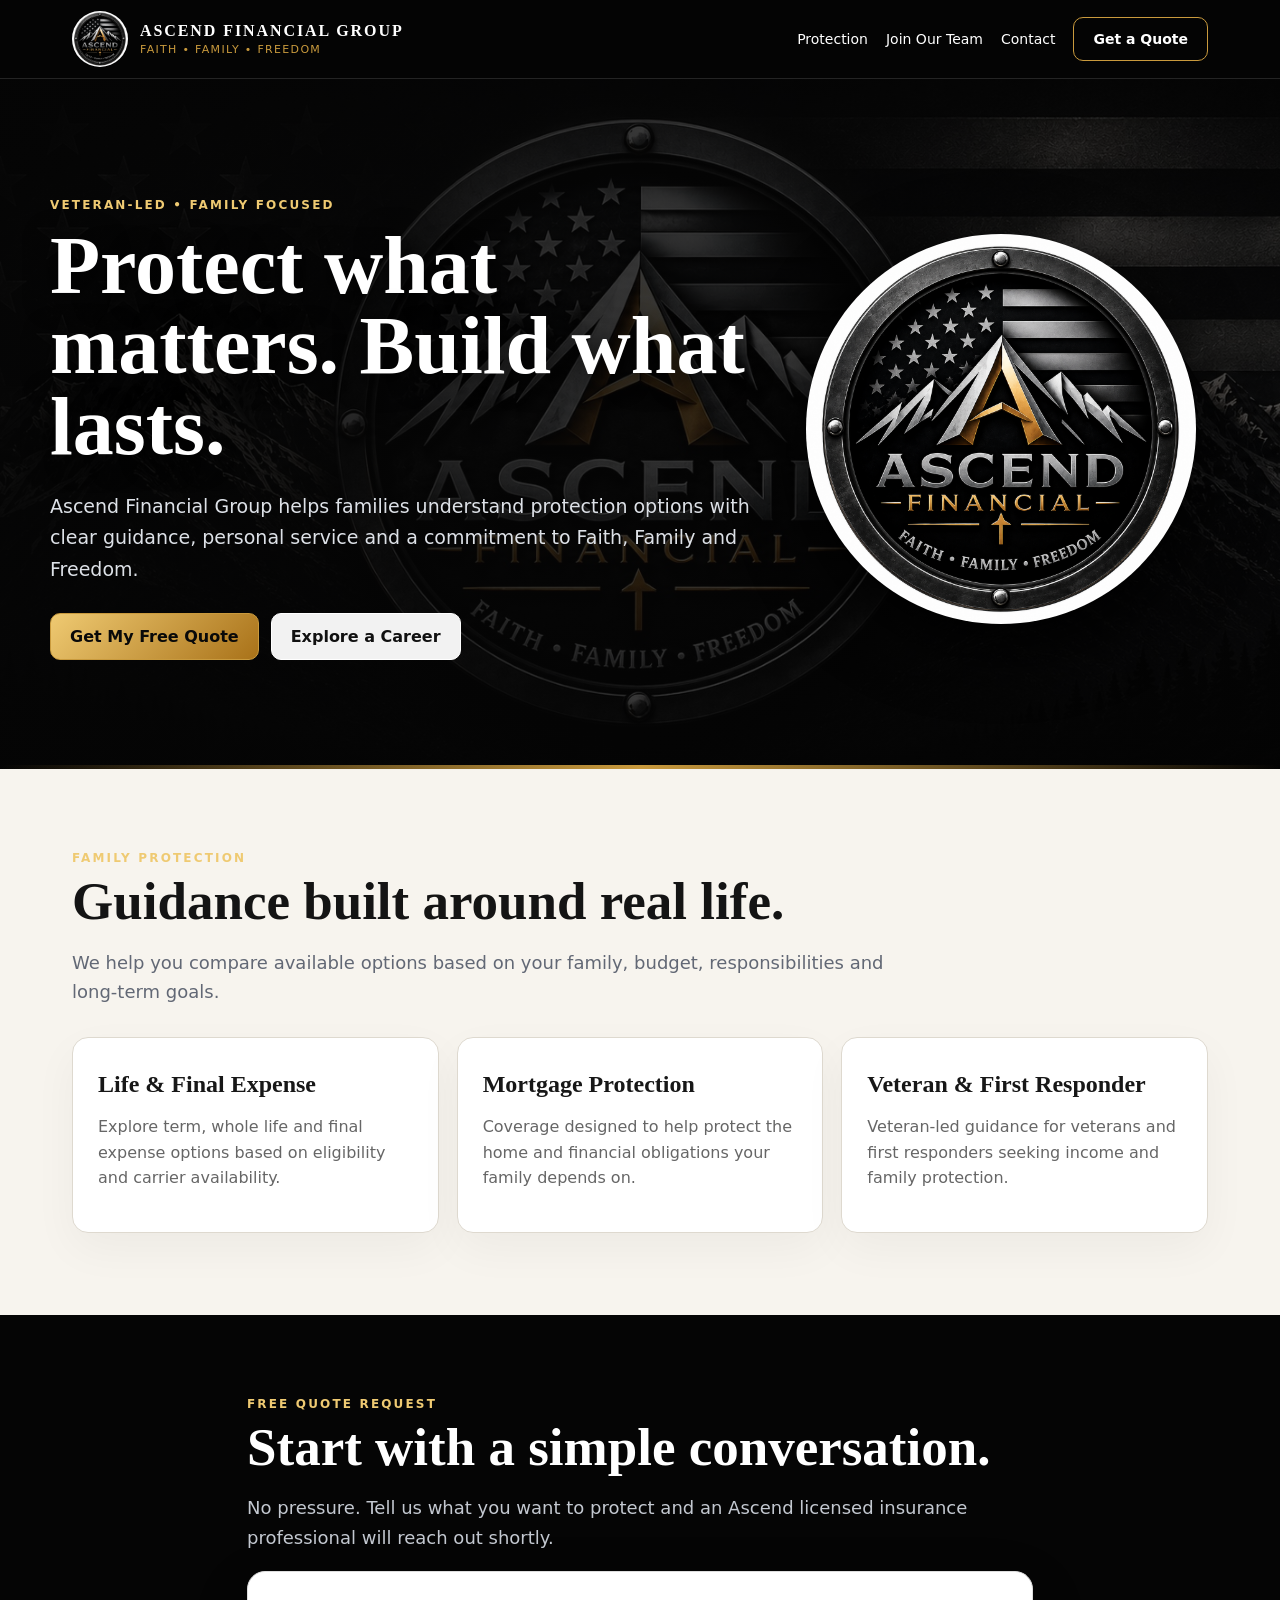
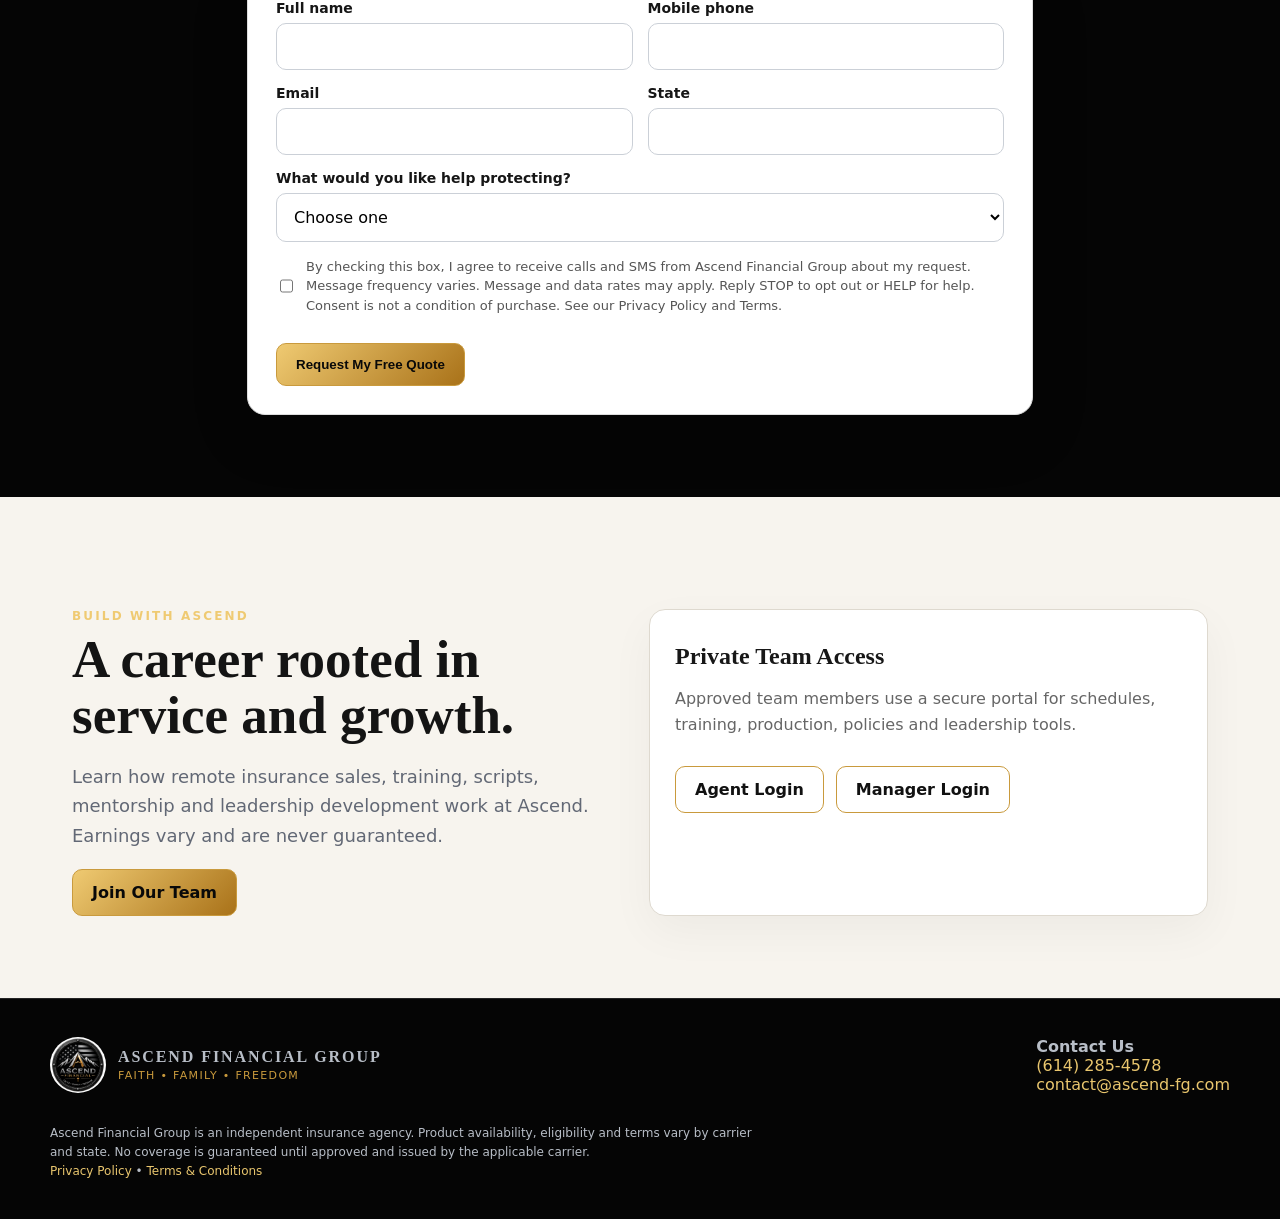
<file: index.html>
<!doctype html><html lang="en"><head><meta charset="utf-8"><meta name="viewport" content="width=device-width,initial-scale=1"><title>Ascend Financial Group | Protect What Matters</title><meta name="description" content="Ascend Financial Group helps families explore life insurance, mortgage protection, income protection and final expense coverage. Faith • Family • Freedom."><link rel="stylesheet" href="/assets/site.css"></head><body>
<nav class="nav"><div class="shell navin"><a class="identity" href="/"><img class="mark" src="/assets/ascend-logo.png" alt="Ascend Financial Group logo"><div><div class="brand">ASCEND FINANCIAL GROUP</div><div class="tag">FAITH • FAMILY • FREEDOM</div></div></a><div class="links"><a href="#protect">Protection</a><a href="/join/">Join Our Team</a><a href="#contact">Contact</a><a class="button" href="#quote">Get a Quote</a></div></div></nav>
<header class="hero"><div class="shell hero-grid"><div><div class="eyebrow">Veteran-led • Family focused</div><h1>Protect what matters. Build what lasts.</h1><p>Ascend Financial Group helps families understand protection options with clear guidance, personal service and a commitment to Faith, Family and Freedom.</p><div class="actions"><a class="button gold" href="#quote">Get My Free Quote</a><a class="button silver" href="/join/">Explore a Career</a></div></div><img class="seal" src="/assets/ascend-logo.png" alt="Ascend Financial Group mountain and American flag seal"></div></header>
<section class="section light" id="protect"><div class="shell"><div class="eyebrow">Family Protection</div><h2>Guidance built around real life.</h2><p class="lead">We help you compare available options based on your family, budget, responsibilities and long-term goals.</p><div class="grid3"><article class="card"><h3>Life & Final Expense</h3><p>Explore term, whole life and final expense options based on eligibility and carrier availability.</p></article><article class="card"><h3>Mortgage Protection</h3><p>Coverage designed to help protect the home and financial obligations your family depends on.</p></article><article class="card"><h3>Veteran & First Responder</h3><p>Veteran-led guidance for veterans and first responders seeking income and family protection.</p></article></div></div></section>
<section class="section" id="quote"><div class="shell formwrap"><div class="eyebrow">Free Quote Request</div><h2>Start with a simple conversation.</h2><p class="lead darklead">No pressure. Tell us what you want to protect and an Ascend licensed insurance professional will reach out shortly.</p><form class="form" data-ascend-form data-endpoint="/api/quote" data-success="Thank you. An Ascend licensed insurance professional will reach out shortly."><div data-notice class="notice"></div><div class="row"><div class="field"><label>Full name</label><input name="name" required autocomplete="name"></div><div class="field"><label>Mobile phone</label><input name="phone" required autocomplete="tel"></div></div><div class="row"><div class="field"><label>Email</label><input name="email" type="email" required autocomplete="email"></div><div class="field"><label>State</label><input name="state" required autocomplete="address-level1"></div></div><div class="field"><label>What would you like help protecting?</label><select name="interest" required><option value="">Choose one</option><option>Life insurance</option><option>Mortgage protection</option><option>Final expense</option><option>Income protection</option><option>Veteran-focused protection</option><option>Not sure yet</option></select></div><label class="check"><input name="consent" type="checkbox" required><span>By checking this box, I agree to receive calls and SMS from Ascend Financial Group about my request. Message frequency varies. Message and data rates may apply. Reply STOP to opt out or HELP for help. Consent is not a condition of purchase. See our <a href="/privacy/">Privacy Policy</a> and <a href="/terms/">Terms.</a></span></label><div class="actions"><button class="button gold" type="submit">Request My Free Quote</button></div></form></div></section>
<section class="section light"><div class="shell grid2"><div><div class="eyebrow">Build With Ascend</div><h2>A career rooted in service and growth.</h2><p class="lead">Learn how remote insurance sales, training, scripts, mentorship and leadership development work at Ascend. Earnings vary and are never guaranteed.</p><a class="button gold" href="/join/">Join Our Team</a></div><div class="card"><h3>Private Team Access</h3><p>Approved team members use a secure portal for schedules, training, production, policies and leadership tools.</p><div class="actions"><a class="button" style="color:#111" href="/agent/">Agent Login</a><a class="button" style="color:#111" href="/manager/">Manager Login</a></div></div></div></section>
<footer class="footer" id="contact"><div class="shell footerin"><div class="identity"><img class="mark" src="/assets/ascend-logo.png" alt=""><div><div class="brand">ASCEND FINANCIAL GROUP</div><div class="tag">FAITH • FAMILY • FREEDOM</div></div></div><div><strong>Contact Us</strong><br><a href="tel:+16142854578">(614) 285-4578</a><br><a href="mailto:contact@ascend-fg.com">contact@ascend-fg.com</a></div><div class="legal">Ascend Financial Group is an independent insurance agency. Product availability, eligibility and terms vary by carrier and state. No coverage is guaranteed until approved and issued by the applicable carrier.<br><a href="/privacy/">Privacy Policy</a> • <a href="/terms/">Terms & Conditions</a></div></div></footer><script src="/assets/forms.js"></script></body></html>
</file>
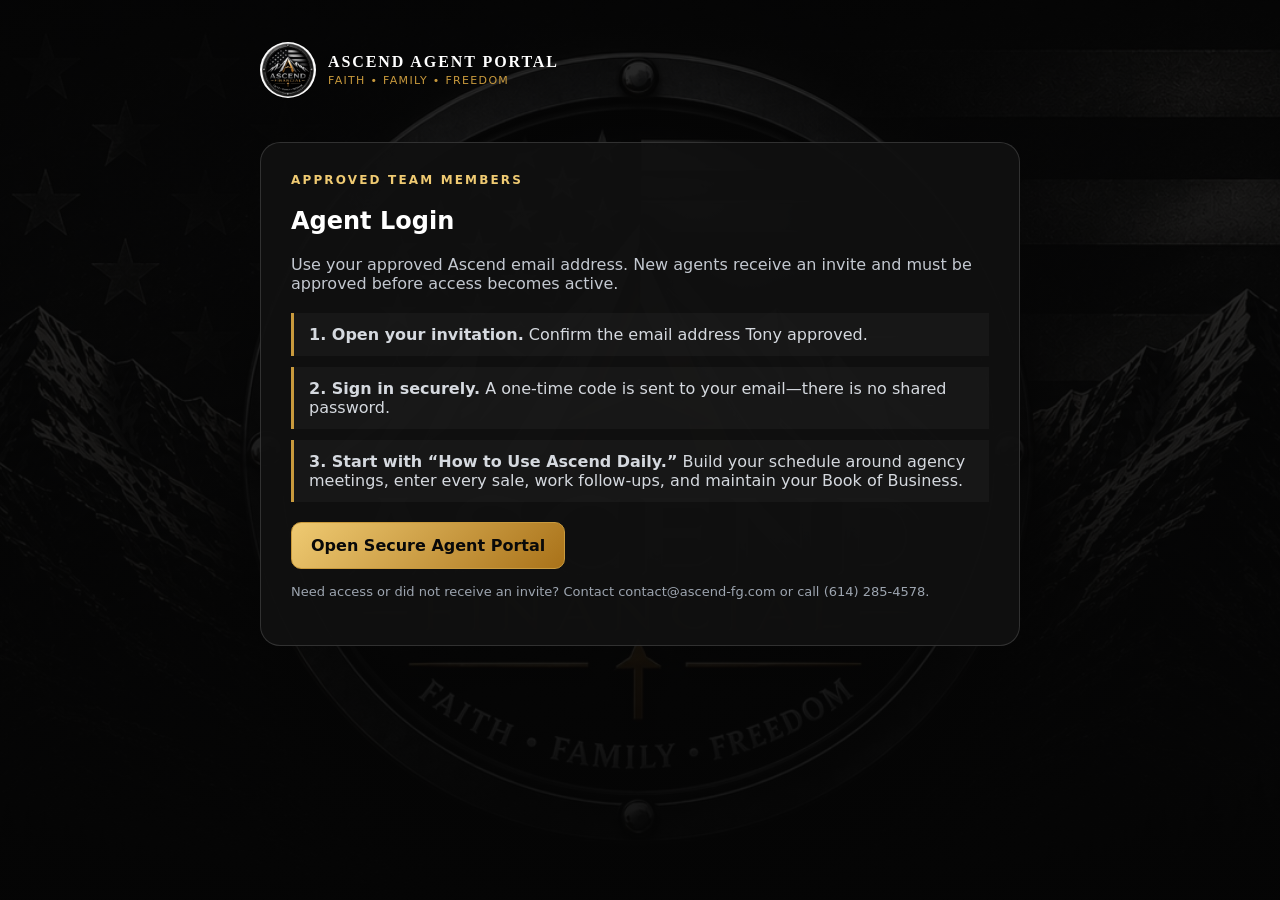
<file: agent/index.html>
<!doctype html><html lang="en"><head><meta charset="utf-8"><meta name="viewport" content="width=device-width,initial-scale=1"><title>Ascend Agent Portal</title><link rel="stylesheet" href="/assets/site.css"></head><body class="portal"><main class="portalbox"><a class="identity" href="/"><img class="mark" src="/assets/ascend-logo.png" alt="Ascend Financial Group logo"><div><div class="brand">ASCEND AGENT PORTAL</div><div class="tag">FAITH • FAMILY • FREEDOM</div></div></a><section class="portalcard"><div class="eyebrow">Approved Team Members</div><h1>Agent Login</h1><p class="darklead">Use your approved Ascend email address. New agents receive an invite and must be approved before access becomes active.</p><div class="steps"><div><strong>1. Open your invitation.</strong> Confirm the email address Tony approved.</div><div><strong>2. Sign in securely.</strong> A one-time code is sent to your email—there is no shared password.</div><div><strong>3. Start with “How to Use Ascend Daily.”</strong> Build your schedule around agency meetings, enter every sale, work follow-ups, and maintain your Book of Business.</div></div><a class="button gold" href="https://daily.ascend-fg.com">Open Secure Agent Portal</a><p class="small">Need access or did not receive an invite? Contact <a href="mailto:contact@ascend-fg.com">contact@ascend-fg.com</a> or call <a href="tel:+16142854578">(614) 285-4578</a>.</p></section></main></body></html>
</file>
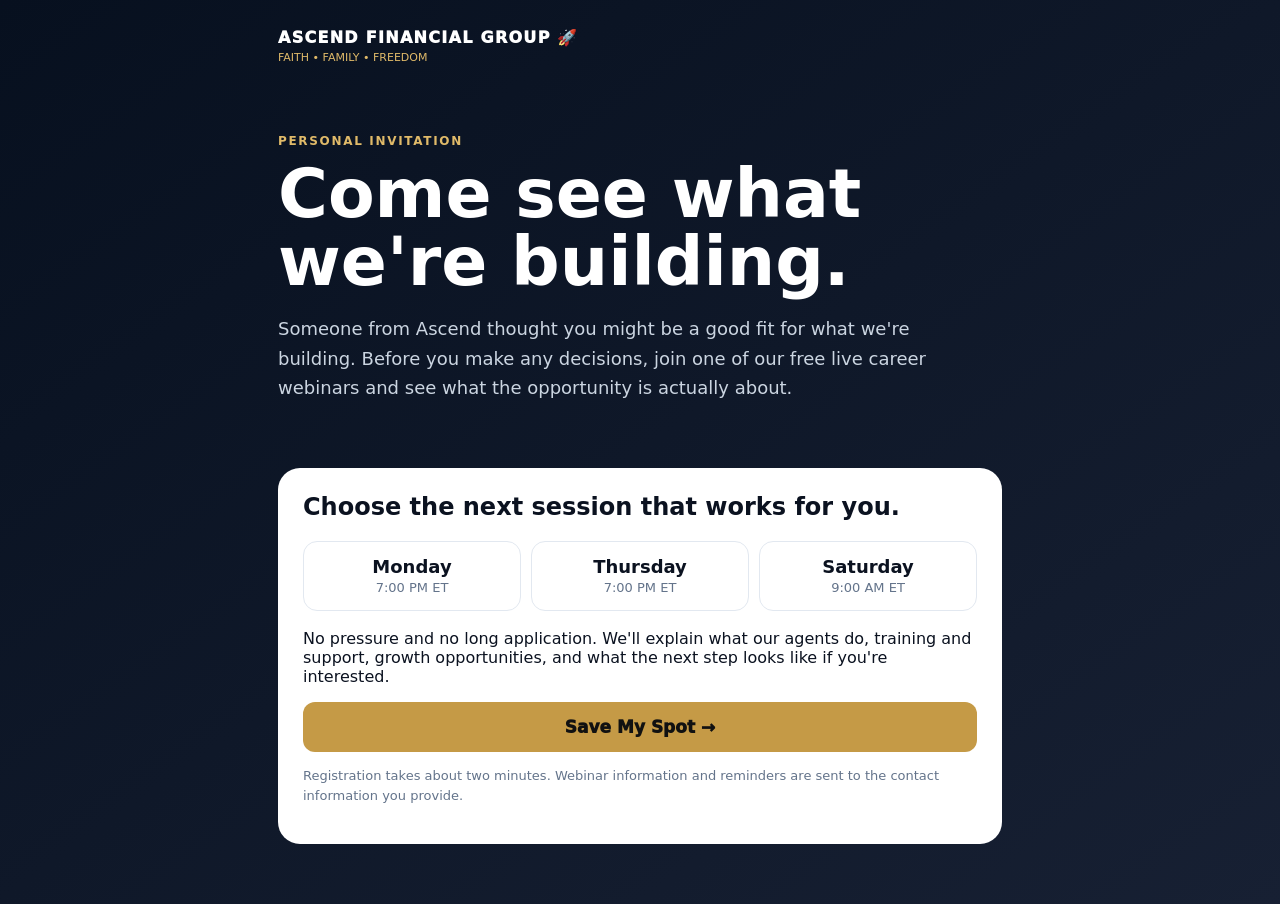
<file: invite/index.html>
<!doctype html><html lang="en"><head><meta charset="utf-8"><meta name="viewport" content="width=device-width,initial-scale=1"><meta name="description" content="You're invited to learn about career opportunities with Ascend Financial Group. Choose an upcoming free live career webinar and register in under two minutes."><title>You're Invited | Ascend Financial Group</title><style>:root{--ink:#0b1220;--gold:#c59a46;--muted:#64748b;--line:#e2e8f0}*{box-sizing:border-box}body{margin:0;font-family:Inter,system-ui,-apple-system,Segoe UI,sans-serif;background:linear-gradient(145deg,#07101f,#172033);min-height:100vh;color:#fff}.wrap{max-width:760px;margin:auto;padding:28px 18px 60px}.brand{font-weight:950;letter-spacing:.08em}.tag{font-size:11px;color:#e0ba69;margin-top:4px}.hero{padding:70px 0 25px}.kicker{color:#e0ba69;font-size:12px;font-weight:900;letter-spacing:.14em;text-transform:uppercase}.hero h1{font-size:clamp(42px,8vw,68px);line-height:1;margin:12px 0 18px}.hero p{font-size:18px;line-height:1.65;color:#cbd5e1;max-width:650px}.card{background:#fff;color:var(--ink);border-radius:22px;padding:25px;margin-top:22px}.card h2{margin-top:0}.times{display:grid;grid-template-columns:repeat(3,1fr);gap:10px;margin:18px 0}.time{border:1px solid var(--line);border-radius:14px;padding:14px;text-align:center}.time strong{display:block;font-size:18px}.time span{font-size:13px;color:var(--muted)}.btn{display:block;text-align:center;padding:15px 18px;border-radius:12px;background:var(--gold);color:#111;text-decoration:none;font-weight:950;font-size:17px}.small{color:var(--muted);font-size:13px;line-height:1.55;margin-top:14px}@media(max-width:650px){.times{grid-template-columns:1fr}.hero{padding-top:48px}}</style></head><body><main class="wrap"><div class="brand">ASCEND FINANCIAL GROUP 🚀</div><div class="tag">FAITH • FAMILY • FREEDOM</div><section class="hero"><div class="kicker">Personal Invitation</div><h1>Come see what we're building.</h1><p>Someone from Ascend thought you might be a good fit for what we're building. Before you make any decisions, join one of our free live career webinars and see what the opportunity is actually about.</p></section><section class="card"><h2>Choose the next session that works for you.</h2><div class="times"><div class="time"><strong>Monday</strong><span>7:00 PM ET</span></div><div class="time"><strong>Thursday</strong><span>7:00 PM ET</span></div><div class="time"><strong>Saturday</strong><span>9:00 AM ET</span></div></div><p>No pressure and no long application. We'll explain what our agents do, training and support, growth opportunities, and what the next step looks like if you're interested.</p><a class="btn" href="../join/?source=personal-invite">Save My Spot →</a><p class="small">Registration takes about two minutes. Webinar information and reminders are sent to the contact information you provide.</p></section></main></body></html>
</file>
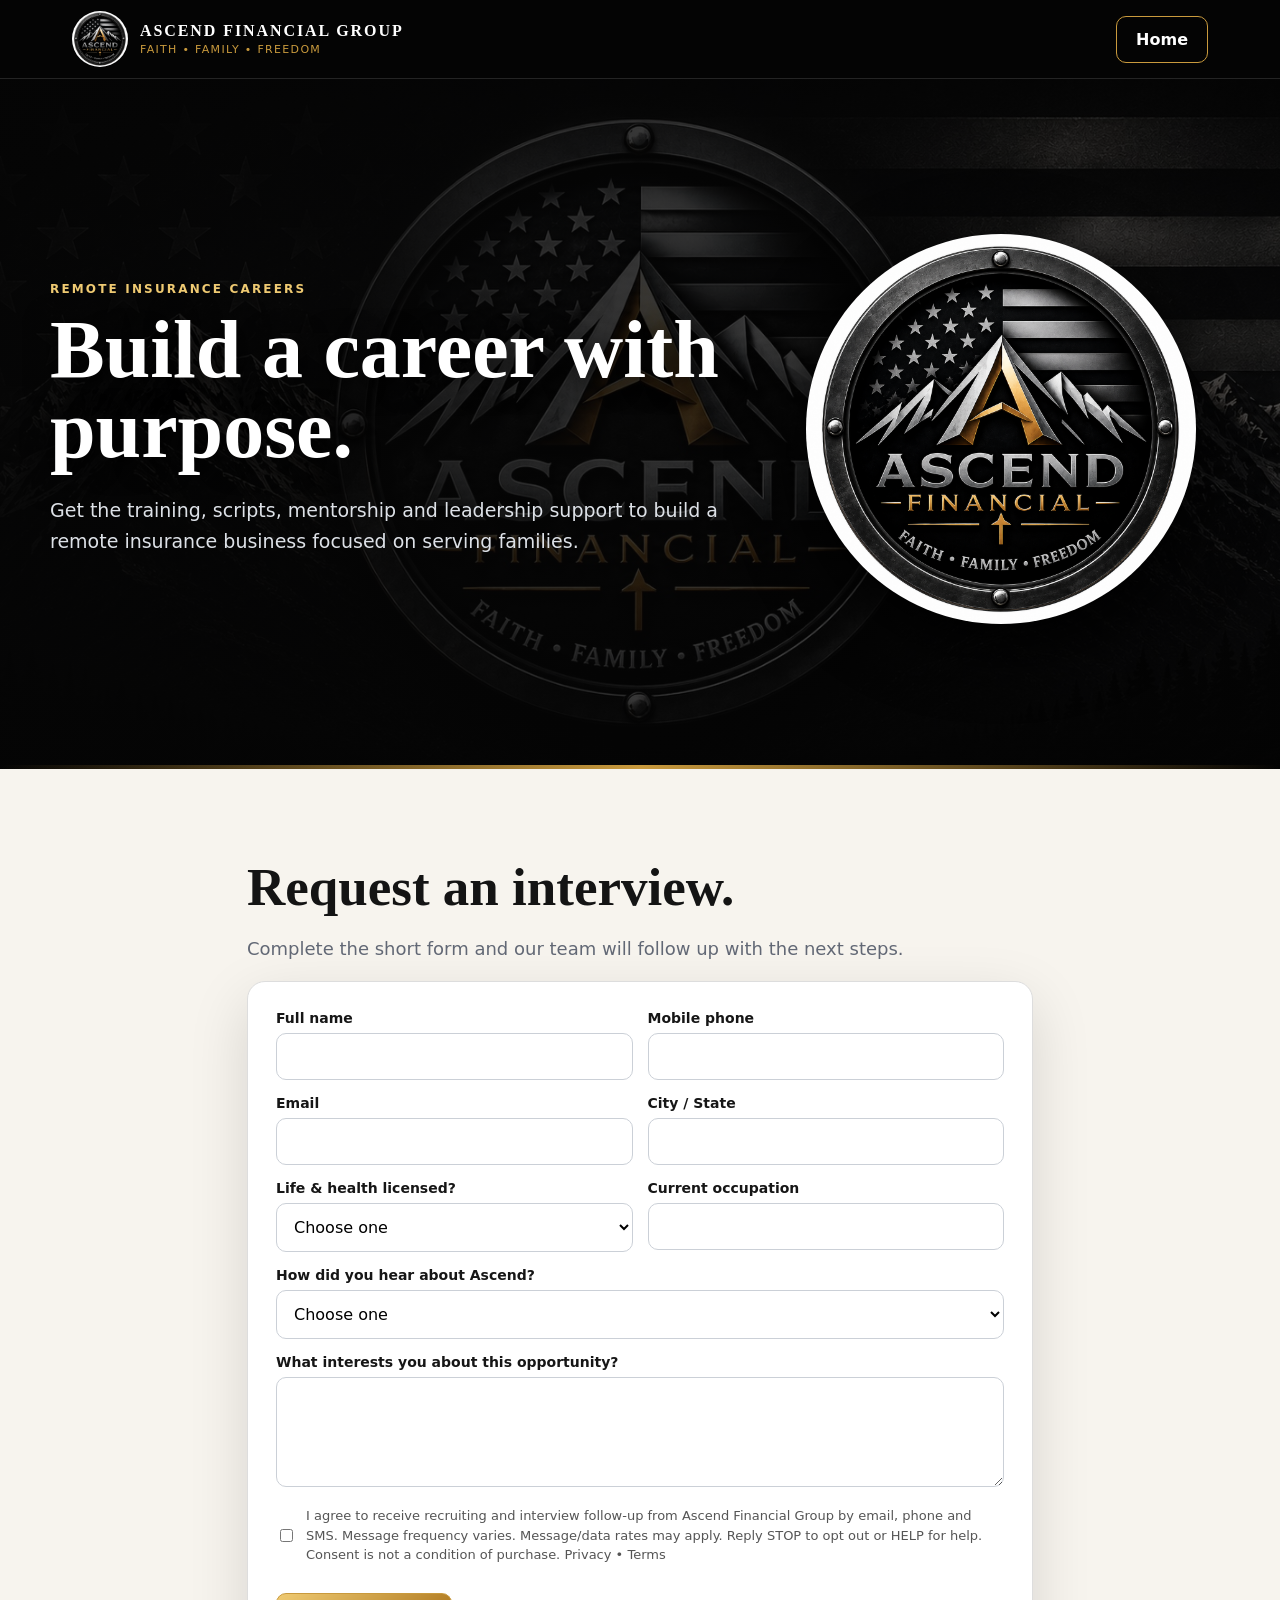
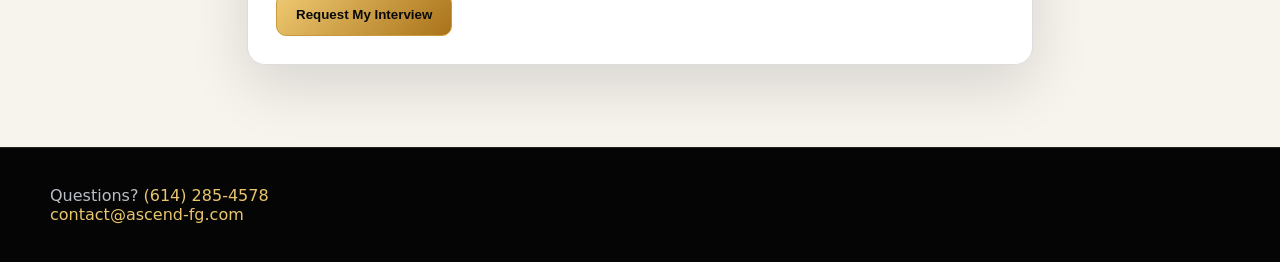
<file: join/index.html>
<!doctype html><html lang="en"><head><meta charset="utf-8"><meta name="viewport" content="width=device-width,initial-scale=1"><title>Join Ascend Financial Group</title><meta name="description" content="Request an interview and learn about remote insurance career opportunities with Ascend Financial Group."><link rel="stylesheet" href="/assets/site.css"></head><body><nav class="nav"><div class="shell navin"><a class="identity" href="/"><img class="mark" src="/assets/ascend-logo.png" alt="Ascend Financial Group logo"><div><div class="brand">ASCEND FINANCIAL GROUP</div><div class="tag">FAITH • FAMILY • FREEDOM</div></div></a><a class="button" href="/">Home</a></div></nav><header class="hero"><div class="shell hero-grid"><div><div class="eyebrow">Remote Insurance Careers</div><h1>Build a career with purpose.</h1><p>Get the training, scripts, mentorship and leadership support to build a remote insurance business focused on serving families.</p></div><img class="seal" src="/assets/ascend-logo.png" alt="Ascend Financial Group logo"></div></header><section class="section light"><div class="shell formwrap"><h2>Request an interview.</h2><p class="lead">Complete the short form and our team will follow up with the next steps.</p><form class="form" data-ascend-form data-endpoint="/api/register" data-success="Thank you. An Ascend team member will follow up with the next steps."><div data-notice class="notice"></div><div class="row"><div class="field"><label>Full name</label><input name="name" required></div><div class="field"><label>Mobile phone</label><input name="phone" required></div></div><div class="row"><div class="field"><label>Email</label><input name="email" type="email" required></div><div class="field"><label>City / State</label><input name="location" required></div></div><div class="row"><div class="field"><label>Life & health licensed?</label><select name="licensed" required><option value="">Choose one</option><option>Yes</option><option>No</option><option>Working on it</option></select></div><div class="field"><label>Current occupation</label><input name="career" required></div></div><div class="field"><label>How did you hear about Ascend?</label><select name="source" required><option value="">Choose one</option><option>Facebook</option><option>Instagram</option><option>LinkedIn</option><option>Current agent</option><option>Friend or family</option><option>Google / web</option><option>Veteran community</option><option>Other</option></select></div><div class="field"><label>What interests you about this opportunity?</label><textarea name="why" required></textarea></div><label class="check"><input name="consent" type="checkbox" required><span>I agree to receive recruiting and interview follow-up from Ascend Financial Group by email, phone and SMS. Message frequency varies. Message/data rates may apply. Reply STOP to opt out or HELP for help. Consent is not a condition of purchase. <a href="/privacy/">Privacy</a> • <a href="/terms/">Terms</a></span></label><div class="actions"><button class="button gold" type="submit">Request My Interview</button></div></form></div></section><footer class="footer"><div class="shell footerin"><div>Questions? <a href="tel:+16142854578">(614) 285-4578</a><br><a href="mailto:contact@ascend-fg.com">contact@ascend-fg.com</a></div></div></footer><script src="/assets/forms.js"></script><script>const source=new URLSearchParams(window.location.search).get("source");if(source==="linkedin"){document.querySelector('select[name="source"]').value="LinkedIn";}</script></body></html>
</file>
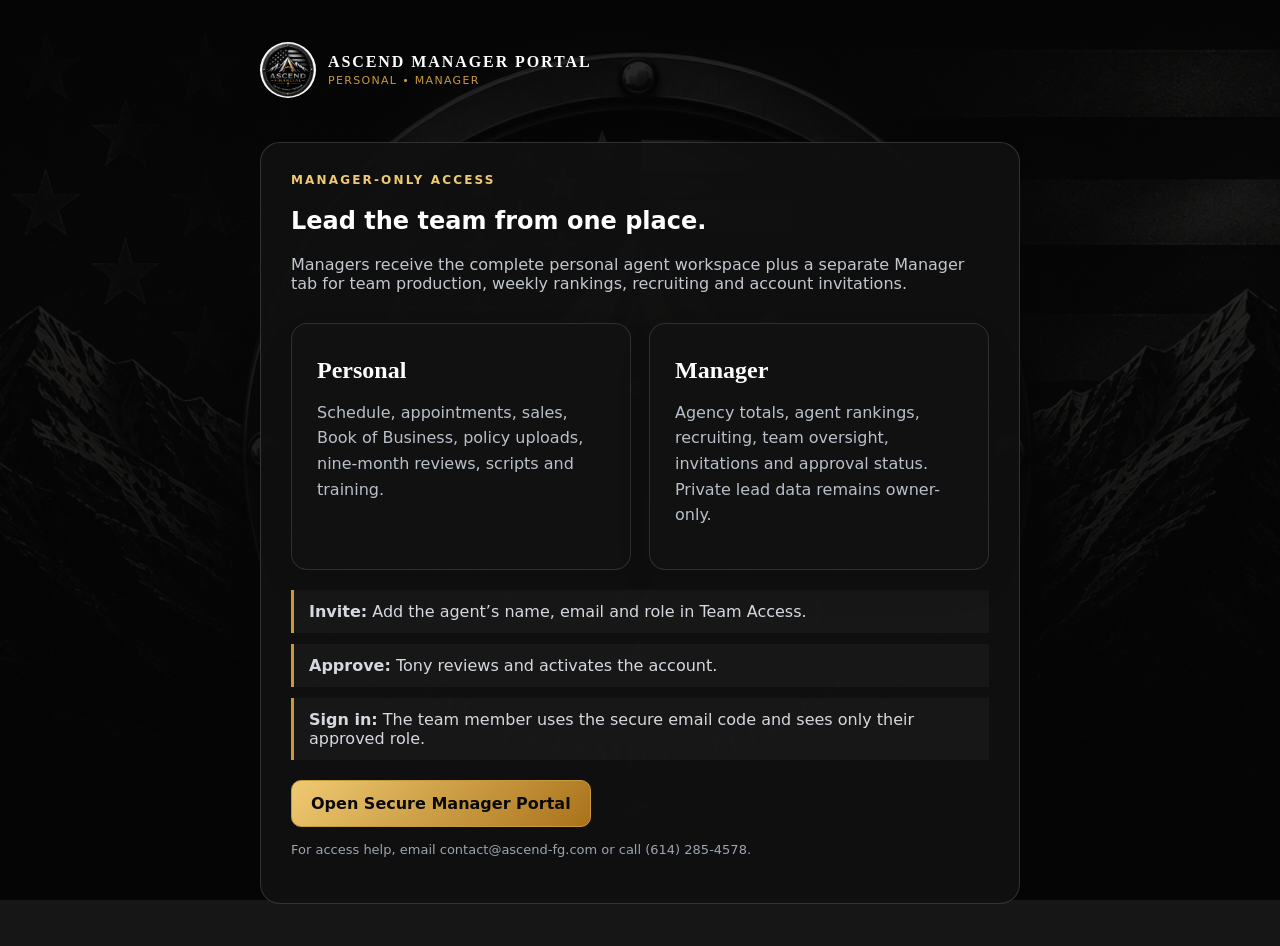
<file: manager/index.html>
<!doctype html><html lang="en"><head><meta charset="utf-8"><meta name="viewport" content="width=device-width,initial-scale=1"><title>Ascend Manager Portal</title><link rel="stylesheet" href="/assets/site.css"></head><body class="portal"><main class="portalbox"><a class="identity" href="/"><img class="mark" src="/assets/ascend-logo.png" alt="Ascend Financial Group logo"><div><div class="brand">ASCEND MANAGER PORTAL</div><div class="tag">PERSONAL • MANAGER</div></div></a><section class="portalcard"><div class="eyebrow">Manager-Only Access</div><h1>Lead the team from one place.</h1><p class="darklead">Managers receive the complete personal agent workspace plus a separate Manager tab for team production, weekly rankings, recruiting and account invitations.</p><div class="grid2"><div class="darkcard card"><h3>Personal</h3><p>Schedule, appointments, sales, Book of Business, policy uploads, nine-month reviews, scripts and training.</p></div><div class="darkcard card"><h3>Manager</h3><p>Agency totals, agent rankings, recruiting, team oversight, invitations and approval status. Private lead data remains owner-only.</p></div></div><div class="steps"><div><strong>Invite:</strong> Add the agent’s name, email and role in Team Access.</div><div><strong>Approve:</strong> Tony reviews and activates the account.</div><div><strong>Sign in:</strong> The team member uses the secure email code and sees only their approved role.</div></div><a class="button gold" href="https://daily.ascend-fg.com">Open Secure Manager Portal</a><p class="small">For access help, email <a href="mailto:contact@ascend-fg.com">contact@ascend-fg.com</a> or call <a href="tel:+16142854578">(614) 285-4578</a>.</p></section></main></body></html>
</file>
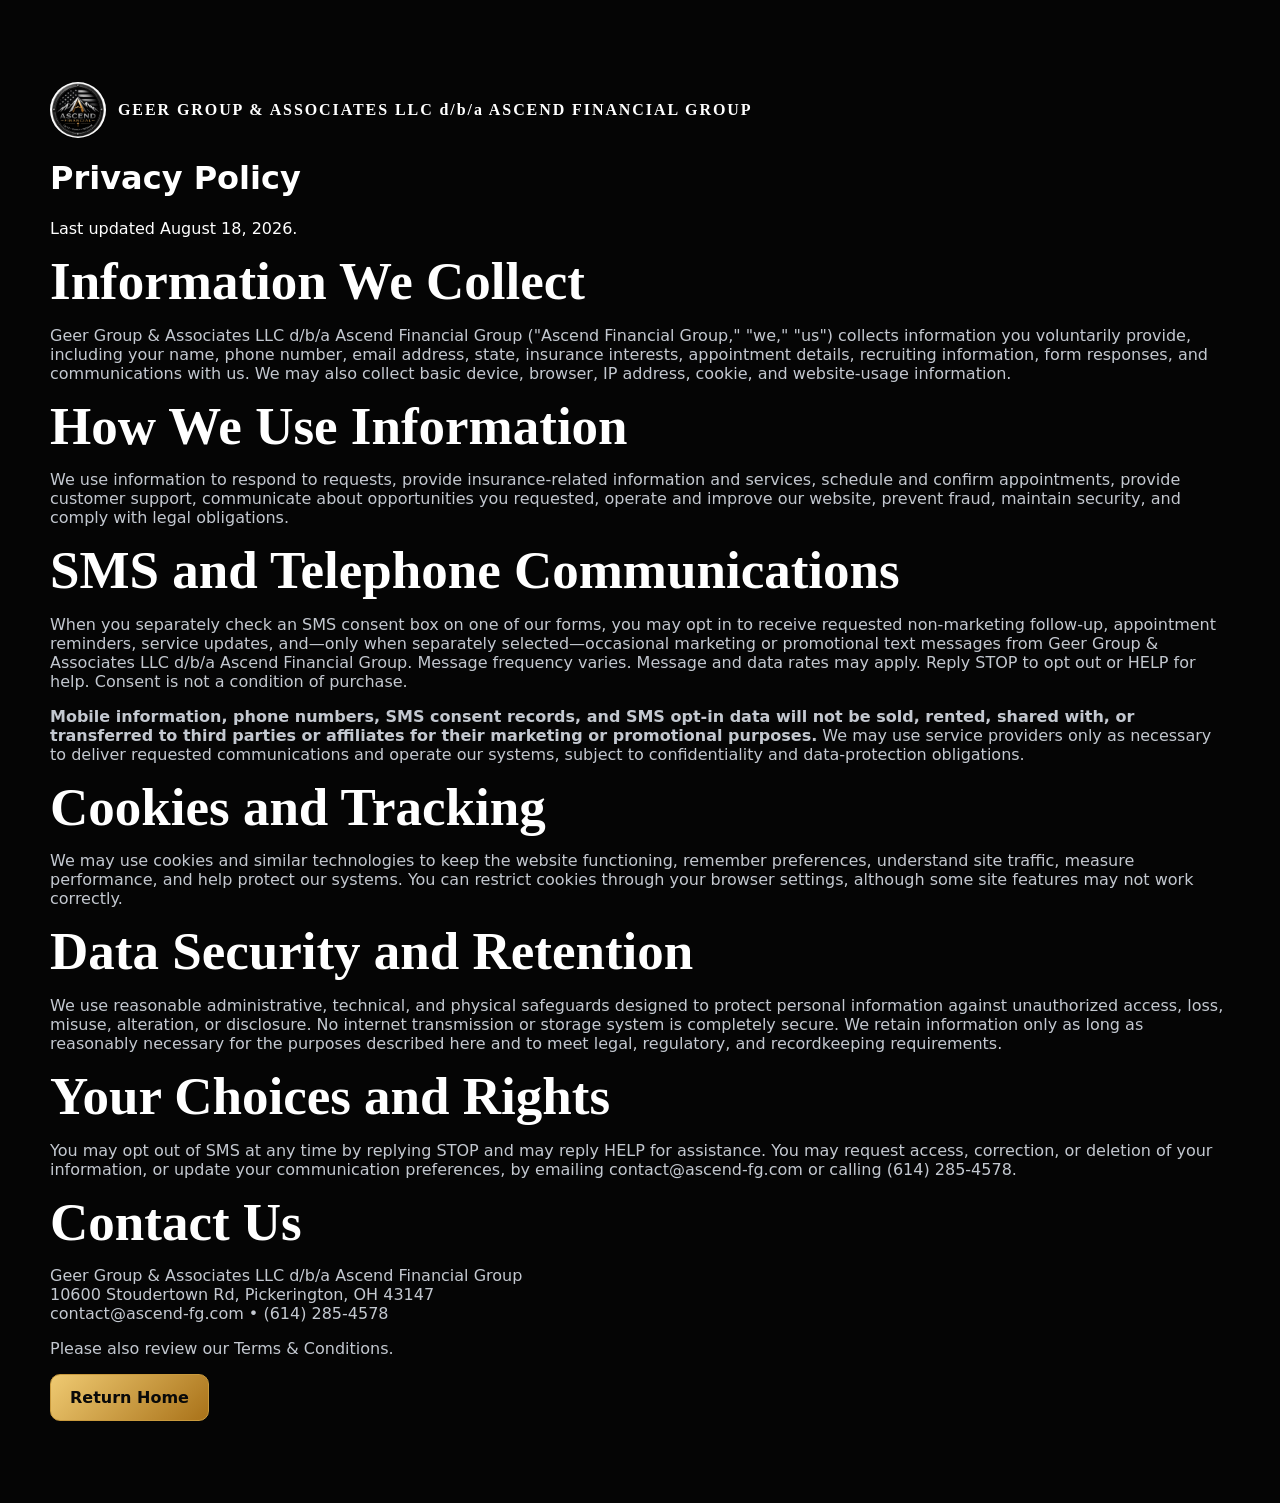
<file: privacy/index.html>
<!doctype html>
<html lang="en"><head><meta charset="utf-8"><meta name="viewport" content="width=device-width,initial-scale=1"><title>Privacy Policy | Ascend Financial Group</title><link rel="stylesheet" href="/assets/site.css"></head>
<body><main class="shell section"><a class="identity" href="/"><img class="mark" src="/assets/ascend-logo.png" alt="Ascend Financial Group logo"><div class="brand">GEER GROUP &amp; ASSOCIATES LLC d/b/a ASCEND FINANCIAL GROUP</div></a>
<h1>Privacy Policy</h1><p>Last updated August 18, 2026.</p>
<h2>Information We Collect</h2><p class="darklead">Geer Group &amp; Associates LLC d/b/a Ascend Financial Group ("Ascend Financial Group," "we," "us") collects information you voluntarily provide, including your name, phone number, email address, state, insurance interests, appointment details, recruiting information, form responses, and communications with us. We may also collect basic device, browser, IP address, cookie, and website-usage information.</p>
<h2>How We Use Information</h2><p class="darklead">We use information to respond to requests, provide insurance-related information and services, schedule and confirm appointments, provide customer support, communicate about opportunities you requested, operate and improve our website, prevent fraud, maintain security, and comply with legal obligations.</p>
<h2>SMS and Telephone Communications</h2><p class="darklead">When you separately check an SMS consent box on one of our forms, you may opt in to receive requested non-marketing follow-up, appointment reminders, service updates, and—only when separately selected—occasional marketing or promotional text messages from Geer Group &amp; Associates LLC d/b/a Ascend Financial Group. Message frequency varies. Message and data rates may apply. Reply STOP to opt out or HELP for help. Consent is not a condition of purchase.</p>
<p class="darklead"><strong>Mobile information, phone numbers, SMS consent records, and SMS opt-in data will not be sold, rented, shared with, or transferred to third parties or affiliates for their marketing or promotional purposes.</strong> We may use service providers only as necessary to deliver requested communications and operate our systems, subject to confidentiality and data-protection obligations.</p>
<h2>Cookies and Tracking</h2><p class="darklead">We may use cookies and similar technologies to keep the website functioning, remember preferences, understand site traffic, measure performance, and help protect our systems. You can restrict cookies through your browser settings, although some site features may not work correctly.</p>
<h2>Data Security and Retention</h2><p class="darklead">We use reasonable administrative, technical, and physical safeguards designed to protect personal information against unauthorized access, loss, misuse, alteration, or disclosure. No internet transmission or storage system is completely secure. We retain information only as long as reasonably necessary for the purposes described here and to meet legal, regulatory, and recordkeeping requirements.</p>
<h2>Your Choices and Rights</h2><p class="darklead">You may opt out of SMS at any time by replying STOP and may reply HELP for assistance. You may request access, correction, or deletion of your information, or update your communication preferences, by emailing <a href="mailto:contact@ascend-fg.com">contact@ascend-fg.com</a> or calling <a href="tel:+16142854578">(614) 285-4578</a>.</p>
<h2>Contact Us</h2><p class="darklead">Geer Group &amp; Associates LLC d/b/a Ascend Financial Group<br>10600 Stoudertown Rd, Pickerington, OH 43147<br><a href="mailto:contact@ascend-fg.com">contact@ascend-fg.com</a> • <a href="tel:+16142854578">(614) 285-4578</a></p>
<p class="darklead">Please also review our <a href="/terms/">Terms &amp; Conditions</a>.</p><a class="button gold" href="/">Return Home</a></main></body></html>
</file>
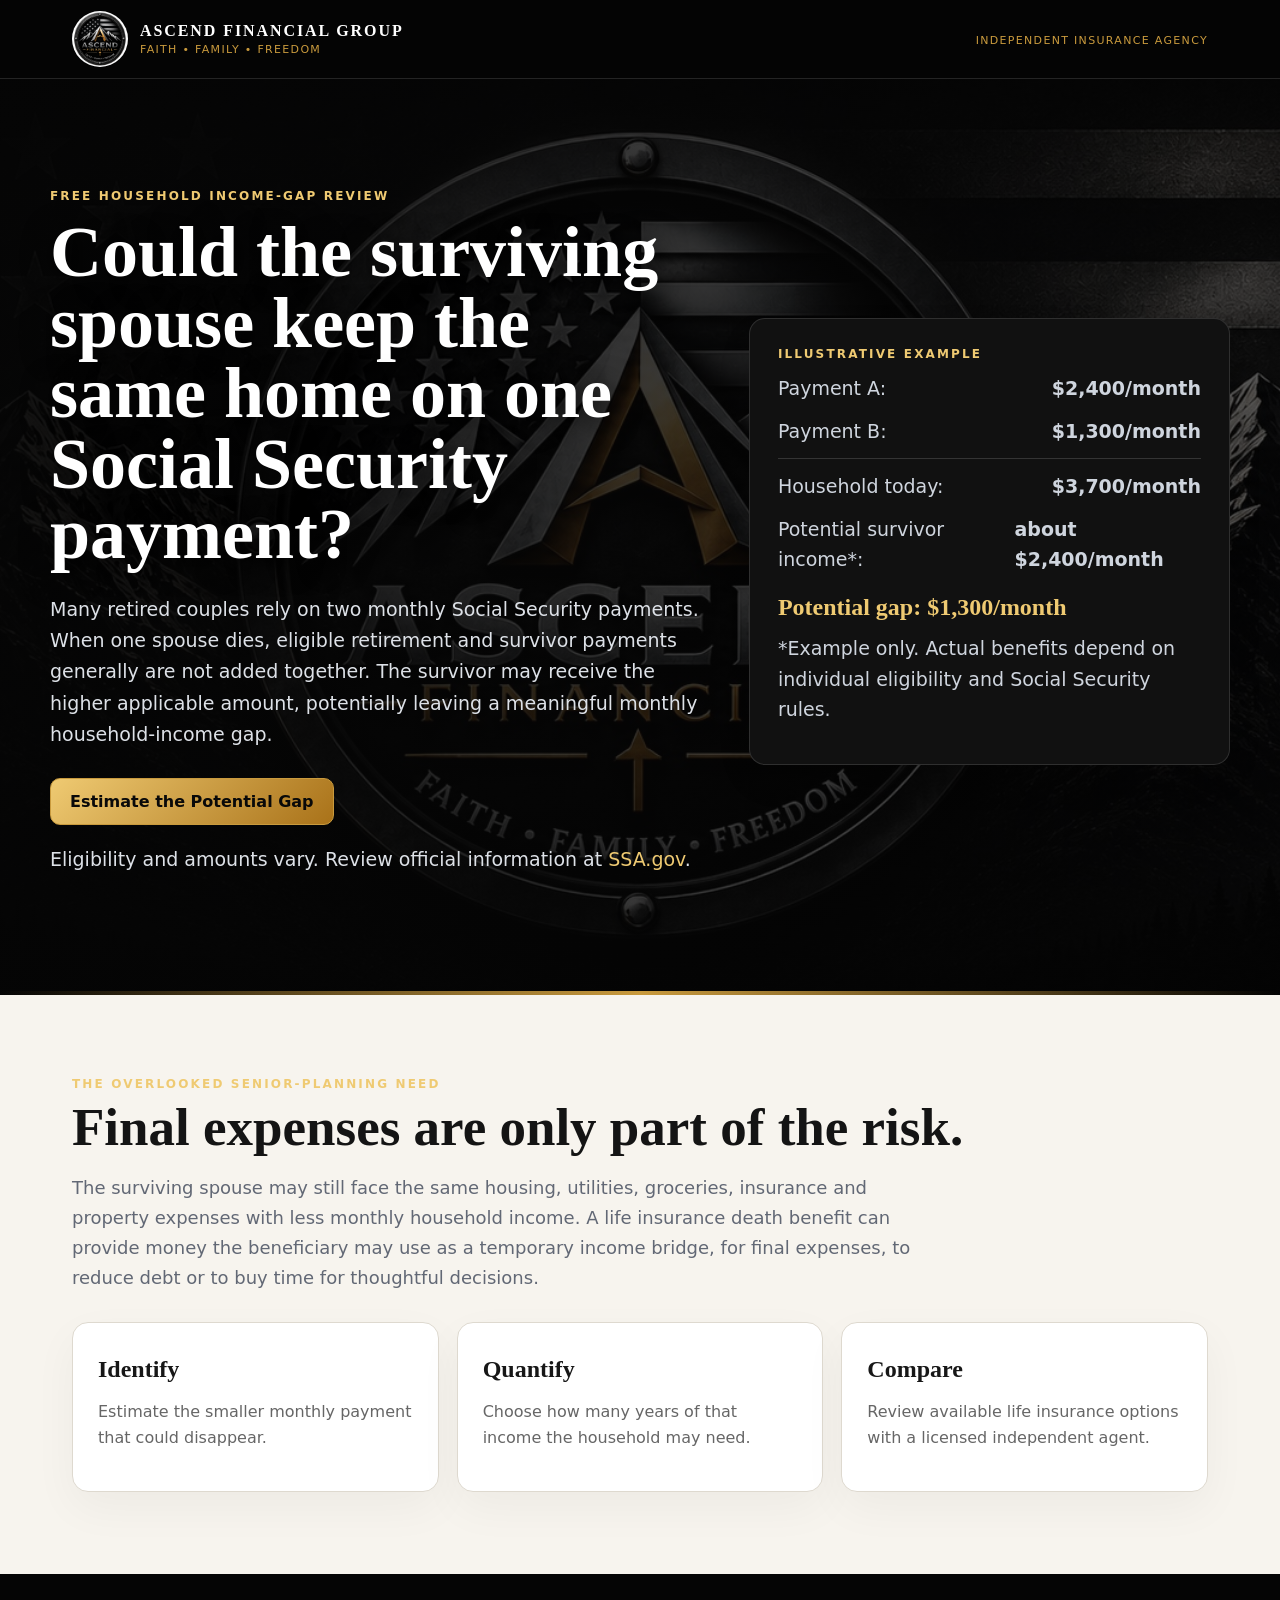
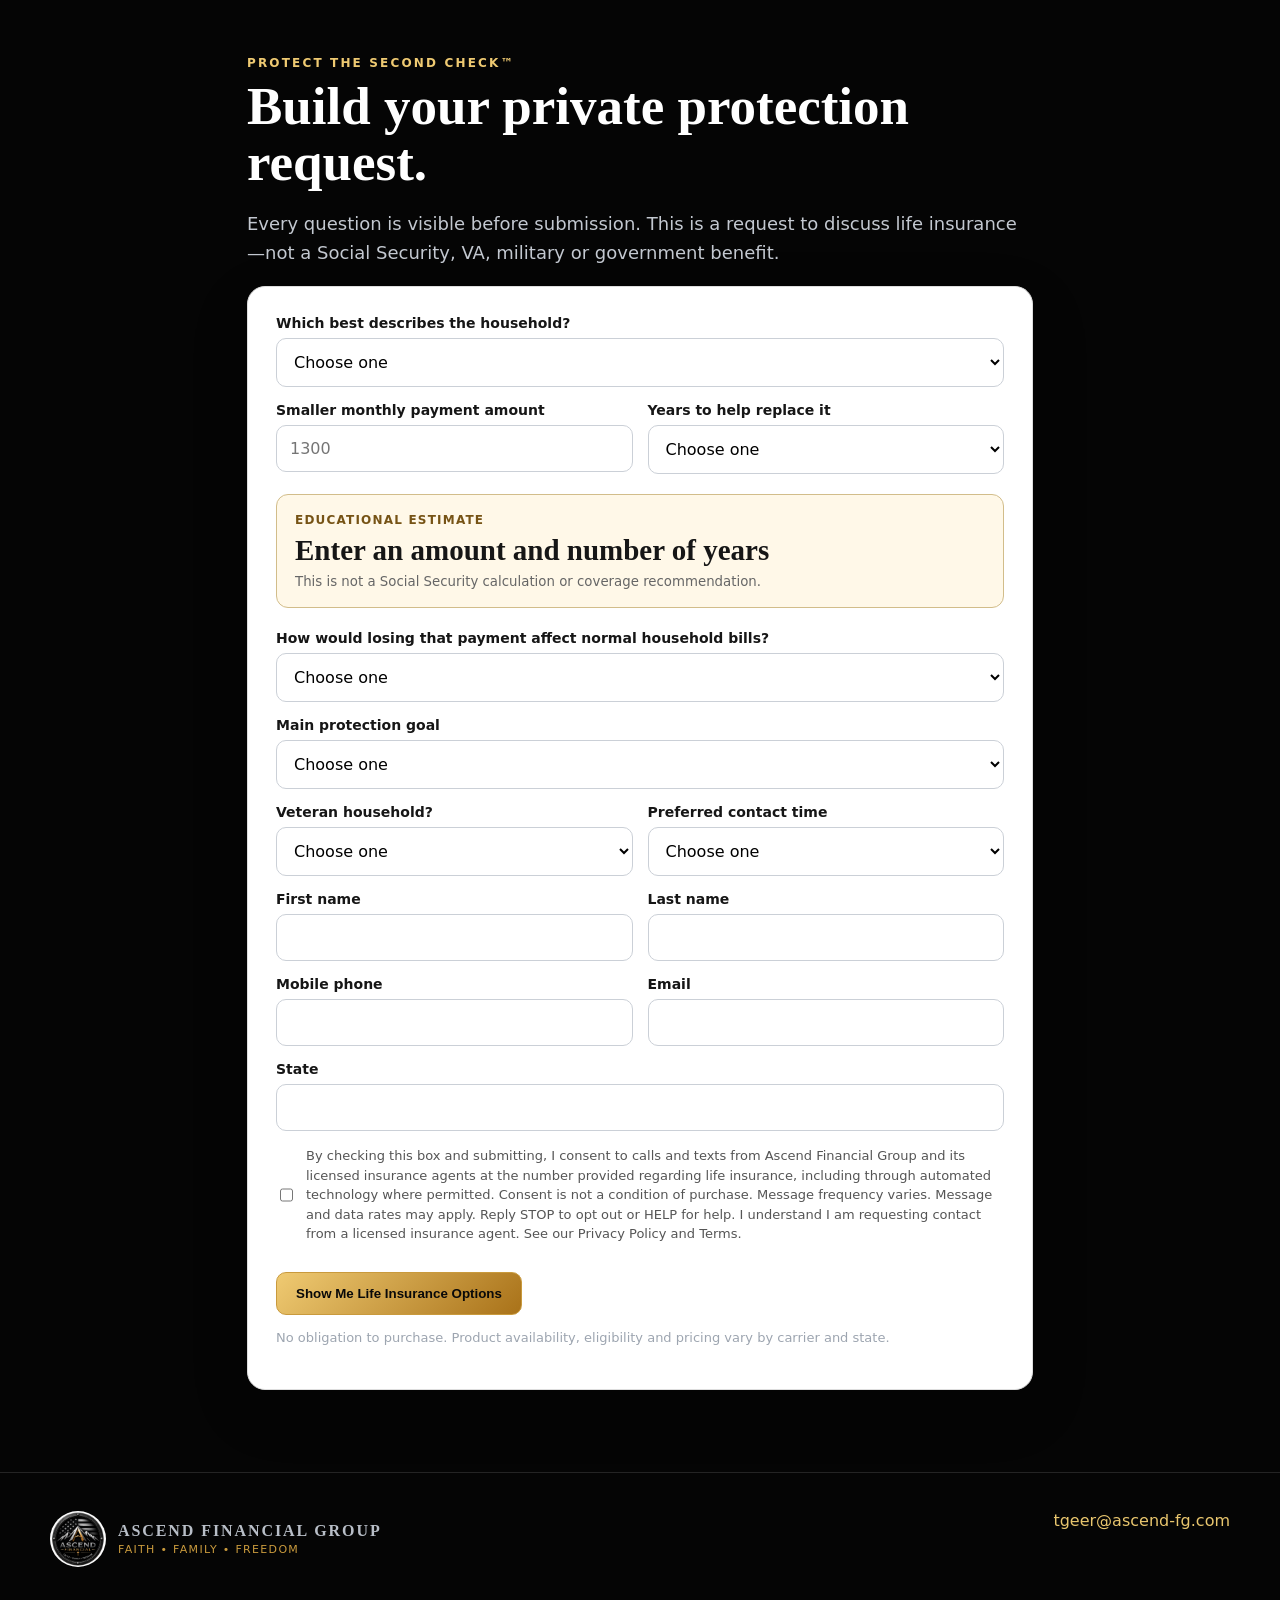
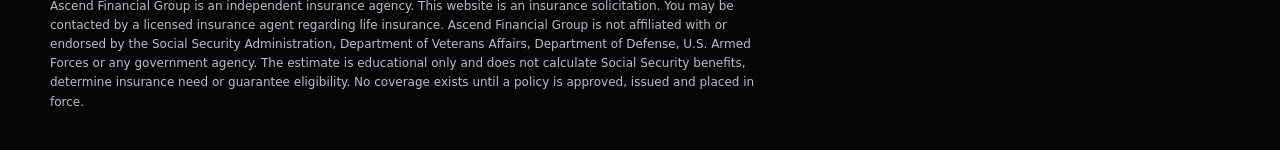
<file: protect-second-check/index.html>
<!doctype html><html lang="en"><head><meta charset="utf-8"><meta name="viewport" content="width=device-width,initial-scale=1"><title>Protect the Second Check | Ascend Financial Group</title><meta name="description" content="Estimate a potential surviving-spouse income gap and request life insurance options from Ascend Financial Group."><link rel="stylesheet" href="/assets/site.css"><link rel="stylesheet" href="/protect-second-check/page.css"></head><body>
<nav class="nav"><div class="shell navin"><a class="identity" href="/"><img class="mark" src="/assets/ascend-logo.png" alt="Ascend Financial Group logo"><div><div class="brand">ASCEND FINANCIAL GROUP</div><div class="tag">FAITH • FAMILY • FREEDOM</div></div></a><div class="tag">INDEPENDENT INSURANCE AGENCY</div></div></nav>
<header class="hero second-check-hero"><div class="shell hero-grid"><div><div class="eyebrow">Free household income-gap review</div><h1>Could the surviving spouse keep the same home on one Social Security payment?</h1><p>Many retired couples rely on two monthly Social Security payments. When one spouse dies, eligible retirement and survivor payments generally are not added together. The survivor may receive the higher applicable amount, potentially leaving a meaningful monthly household-income gap.</p><div class="actions"><a class="button gold" href="#review">Estimate the Potential Gap</a></div><p class="small">Eligibility and amounts vary. Review official information at <a href="https://www.ssa.gov/survivor/amount" target="_blank" rel="noreferrer">SSA.gov</a>.</p></div><div class="example card darkcard"><div class="eyebrow">Illustrative example</div><p>Payment A: <strong>$2,400/month</strong></p><p>Payment B: <strong>$1,300/month</strong></p><hr><p>Household today: <strong>$3,700/month</strong></p><p>Potential survivor income*: <strong>about $2,400/month</strong></p><h3>Potential gap: $1,300/month</h3><p class="small">*Example only. Actual benefits depend on individual eligibility and Social Security rules.</p></div></div></header>
<section class="section light"><div class="shell"><div class="eyebrow">The overlooked senior-planning need</div><h2>Final expenses are only part of the risk.</h2><p class="lead">The surviving spouse may still face the same housing, utilities, groceries, insurance and property expenses with less monthly household income. A life insurance death benefit can provide money the beneficiary may use as a temporary income bridge, for final expenses, to reduce debt or to buy time for thoughtful decisions.</p><div class="grid3"><article class="card"><h3>Identify</h3><p>Estimate the smaller monthly payment that could disappear.</p></article><article class="card"><h3>Quantify</h3><p>Choose how many years of that income the household may need.</p></article><article class="card"><h3>Compare</h3><p>Review available life insurance options with a licensed independent agent.</p></article></div></div></section>
<section class="section" id="review"><div class="shell formwrap"><div class="eyebrow">Protect the Second Check™</div><h2>Build your private protection request.</h2><p class="lead darklead">Every question is visible before submission. This is a request to discuss life insurance—not a Social Security, VA, military or government benefit.</p><form class="form" action="/api/second-check-lead" method="post">
<div class="field"><label for="household_status">Which best describes the household?</label><select id="household_status" name="household_status" required><option value="">Choose one</option><option>Both spouses currently receive Social Security</option><option>One receives Social Security and the other expects to</option><option>Not sure how survivor income would change</option></select></div>
<div class="row"><div class="field"><label for="monthly_gap">Smaller monthly payment amount</label><input id="monthly_gap" name="monthly_gap" type="number" min="100" max="10000" step="25" placeholder="1300" required></div><div class="field"><label for="bridge_years">Years to help replace it</label><select id="bridge_years" name="bridge_years" required><option value="">Choose one</option><option value="1">1 year</option><option value="3">3 years</option><option value="5">5 years</option><option value="7">7 years</option><option value="10">10 years</option></select></div></div>
<div class="estimate-box"><span>Educational estimate</span><strong id="estimateAmount">Enter an amount and number of years</strong><small id="estimateText">This is not a Social Security calculation or coverage recommendation.</small></div>
<div class="field"><label for="income_impact">How would losing that payment affect normal household bills?</label><select id="income_impact" name="income_impact" required><option value="">Choose one</option><option>The survivor could not maintain the current household</option><option>It would be difficult without major changes</option><option>It would be manageable, but still noticeable</option><option>Little or no financial impact</option></select></div>
<div class="field"><label for="primary_goal">Main protection goal</label><select id="primary_goal" name="primary_goal" required><option value="">Choose one</option><option>Help replace lost monthly household income</option><option>Lost income plus funeral and final expenses</option><option>Mortgage, rent or other household debt</option><option>Leave additional money to loved ones</option><option>Not sure—help me compare options</option></select></div>
<div class="row"><div class="field"><label for="veteran_household">Veteran household?</label><select id="veteran_household" name="veteran_household" required><option value="">Choose one</option><option>Yes—veteran</option><option>Yes—spouse of a veteran</option><option>No</option></select></div><div class="field"><label for="contact_time">Preferred contact time</label><select id="contact_time" name="contact_time" required><option value="">Choose one</option><option>As soon as possible</option><option>Morning</option><option>Afternoon</option><option>Evening</option></select></div></div>
<div class="row"><div class="field"><label for="first_name">First name</label><input id="first_name" name="first_name" required autocomplete="given-name"></div><div class="field"><label for="last_name">Last name</label><input id="last_name" name="last_name" required autocomplete="family-name"></div></div>
<div class="row"><div class="field"><label for="phone">Mobile phone</label><input id="phone" name="phone" type="tel" required autocomplete="tel"></div><div class="field"><label for="email">Email</label><input id="email" name="email" type="email" required autocomplete="email"></div></div><div class="field"><label for="state">State</label><input id="state" name="state" required autocomplete="address-level1"></div>
<label class="check"><input name="consent" type="checkbox" value="yes" required><span>By checking this box and submitting, I consent to calls and texts from Ascend Financial Group and its licensed insurance agents at the number provided regarding life insurance, including through automated technology where permitted. Consent is not a condition of purchase. Message frequency varies. Message and data rates may apply. Reply STOP to opt out or HELP for help. I understand I am requesting contact from a licensed insurance agent. See our <a href="/privacy/" target="_blank">Privacy Policy</a> and <a href="/terms/" target="_blank">Terms.</a></span></label>
<div class="actions"><button class="button gold" type="submit">Show Me Life Insurance Options</button></div><p class="small">No obligation to purchase. Product availability, eligibility and pricing vary by carrier and state.</p></form></div></section>
<footer class="footer"><div class="shell footerin"><div class="identity"><img class="mark" src="/assets/ascend-logo.png" alt=""><div><div class="brand">ASCEND FINANCIAL GROUP</div><div class="tag">FAITH • FAMILY • FREEDOM</div></div></div><div><a href="mailto:tgeer@ascend-fg.com">tgeer@ascend-fg.com</a></div><div class="legal">Ascend Financial Group is an independent insurance agency. This website is an insurance solicitation. You may be contacted by a licensed insurance agent regarding life insurance. Ascend Financial Group is not affiliated with or endorsed by the Social Security Administration, Department of Veterans Affairs, Department of Defense, U.S. Armed Forces or any government agency. The estimate is educational only and does not calculate Social Security benefits, determine insurance need or guarantee eligibility. No coverage exists until a policy is approved, issued and placed in force.</div></div></footer><script src="/protect-second-check/calc.js" defer></script></body></html>
</file>
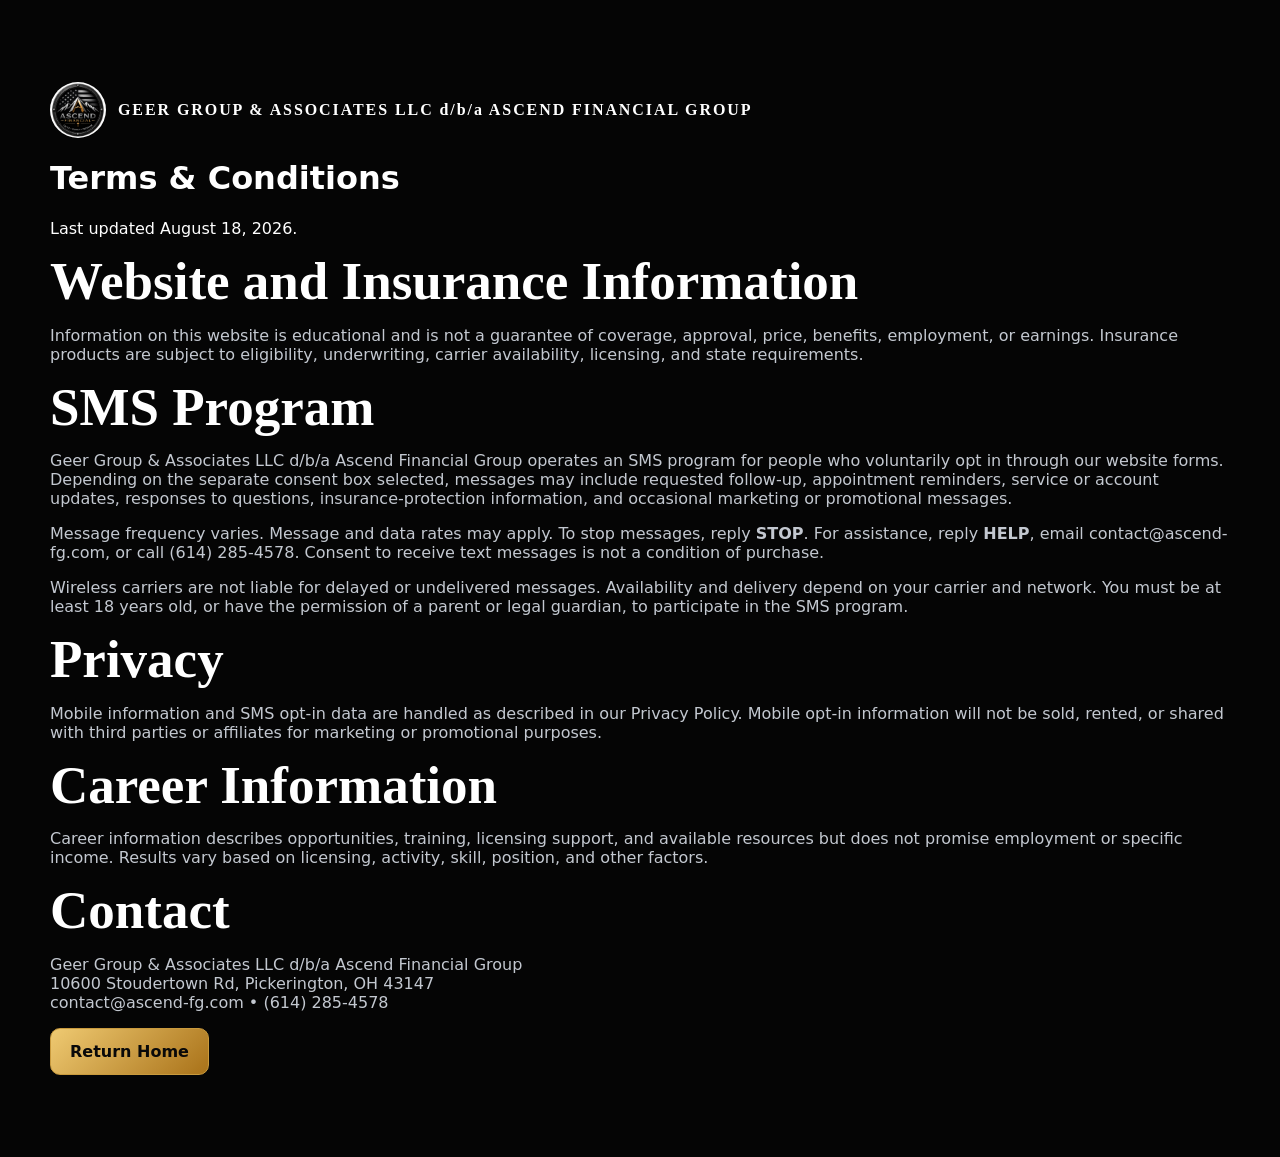
<file: terms/index.html>
<!doctype html>
<html lang="en"><head><meta charset="utf-8"><meta name="viewport" content="width=device-width,initial-scale=1"><title>Terms &amp; Conditions | Ascend Financial Group</title><link rel="stylesheet" href="/assets/site.css"></head>
<body><main class="shell section"><a class="identity" href="/"><img class="mark" src="/assets/ascend-logo.png" alt="Ascend Financial Group logo"><div class="brand">GEER GROUP &amp; ASSOCIATES LLC d/b/a ASCEND FINANCIAL GROUP</div></a>
<h1>Terms &amp; Conditions</h1><p>Last updated August 18, 2026.</p>
<h2>Website and Insurance Information</h2><p class="darklead">Information on this website is educational and is not a guarantee of coverage, approval, price, benefits, employment, or earnings. Insurance products are subject to eligibility, underwriting, carrier availability, licensing, and state requirements.</p>
<h2>SMS Program</h2><p class="darklead">Geer Group &amp; Associates LLC d/b/a Ascend Financial Group operates an SMS program for people who voluntarily opt in through our website forms. Depending on the separate consent box selected, messages may include requested follow-up, appointment reminders, service or account updates, responses to questions, insurance-protection information, and occasional marketing or promotional messages.</p>
<p class="darklead">Message frequency varies. Message and data rates may apply. To stop messages, reply <strong>STOP</strong>. For assistance, reply <strong>HELP</strong>, email <a href="mailto:contact@ascend-fg.com">contact@ascend-fg.com</a>, or call <a href="tel:+16142854578">(614) 285-4578</a>. Consent to receive text messages is not a condition of purchase.</p>
<p class="darklead">Wireless carriers are not liable for delayed or undelivered messages. Availability and delivery depend on your carrier and network. You must be at least 18 years old, or have the permission of a parent or legal guardian, to participate in the SMS program.</p>
<h2>Privacy</h2><p class="darklead">Mobile information and SMS opt-in data are handled as described in our <a href="/privacy/">Privacy Policy</a>. Mobile opt-in information will not be sold, rented, or shared with third parties or affiliates for marketing or promotional purposes.</p>
<h2>Career Information</h2><p class="darklead">Career information describes opportunities, training, licensing support, and available resources but does not promise employment or specific income. Results vary based on licensing, activity, skill, position, and other factors.</p>
<h2>Contact</h2><p class="darklead">Geer Group &amp; Associates LLC d/b/a Ascend Financial Group<br>10600 Stoudertown Rd, Pickerington, OH 43147<br><a href="mailto:contact@ascend-fg.com">contact@ascend-fg.com</a> • <a href="tel:+16142854578">(614) 285-4578</a></p>
<a class="button gold" href="/">Return Home</a></main></body></html>
</file>
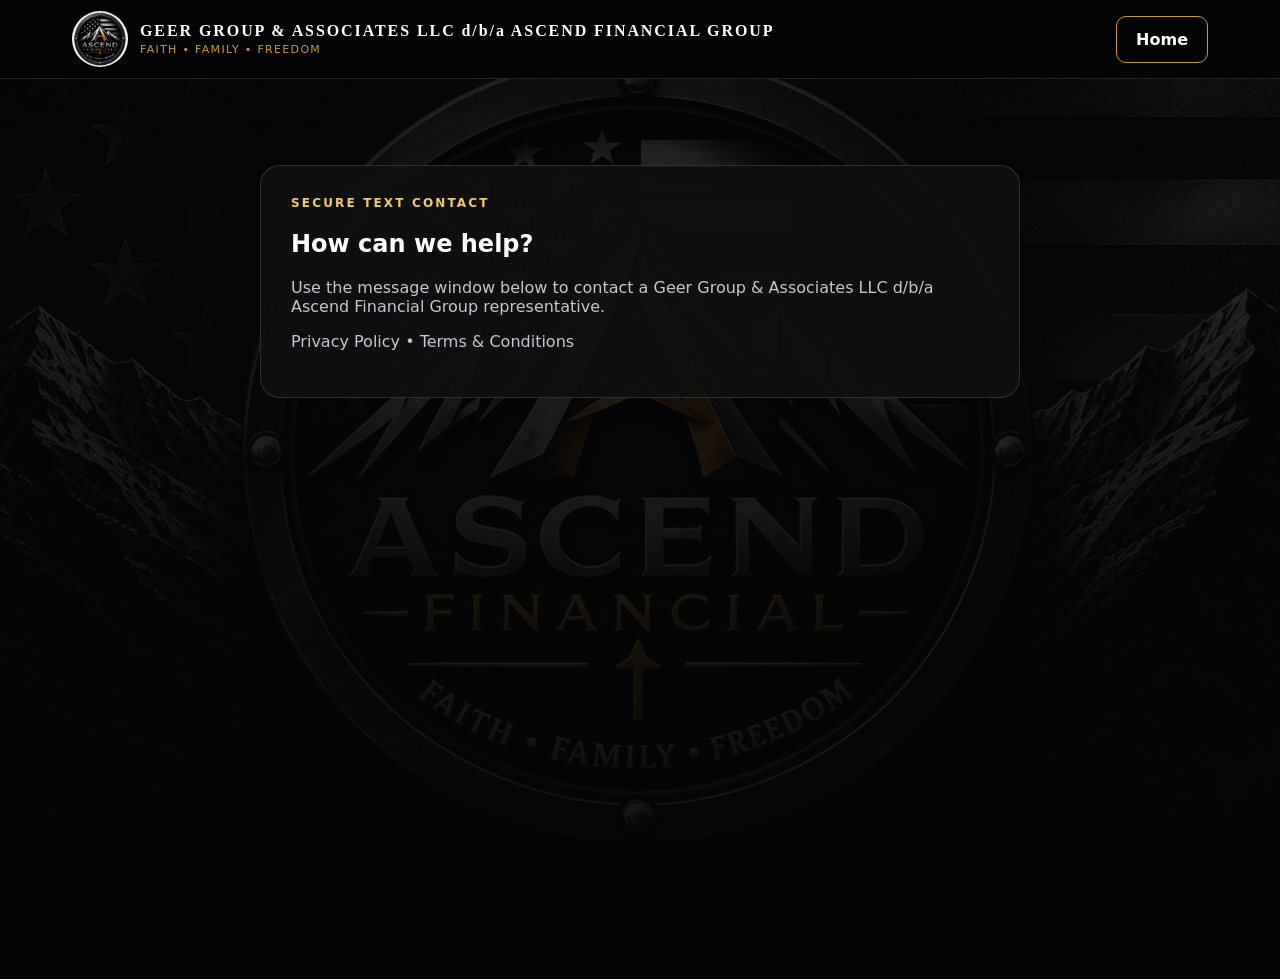
<file: text-opt-in/index.html>
<!doctype html>
<html lang="en">
<head>
  <meta charset="utf-8">
  <meta name="viewport" content="width=device-width,initial-scale=1">
  <title>Text Ascend Financial Group</title>
  <meta name="description" content="Contact Geer Group & Associates LLC d/b/a Ascend Financial Group by text message.">
  <link rel="stylesheet" href="/assets/site.css">
</head>
<body>
  <nav class="nav">
    <div class="shell navin">
      <a class="identity" href="/">
        <img class="mark" src="/assets/ascend-logo.png" alt="Ascend Financial Group logo">
        <div><div class="brand">GEER GROUP &amp; ASSOCIATES LLC d/b/a ASCEND FINANCIAL GROUP</div><div class="tag">FAITH • FAMILY • FREEDOM</div></div>
      </a>
      <a class="button" href="/">Home</a>
    </div>
  </nav>
  <main class="portal">
    <div class="portalbox">
      <section class="portalcard">
        <div class="eyebrow">Secure text contact</div>
        <h1>How can we help?</h1>
        <p class="darklead">Use the message window below to contact a Geer Group &amp; Associates LLC d/b/a Ascend Financial Group representative.</p>
        <p class="darklead"><a href="/privacy/">Privacy Policy</a> • <a href="/terms/">Terms &amp; Conditions</a></p>
      </section>
    </div>
  </main>
  <script src="https://widgets.leadconnectorhq.com/loader.js" data-resources-url="https://widgets.leadconnectorhq.com/chat-widget/loader.js" data-widget-id="6a84a3d31013cf7dd5f84a13" data-source="WEB_USER"></script>
</body>
</html>
</file>
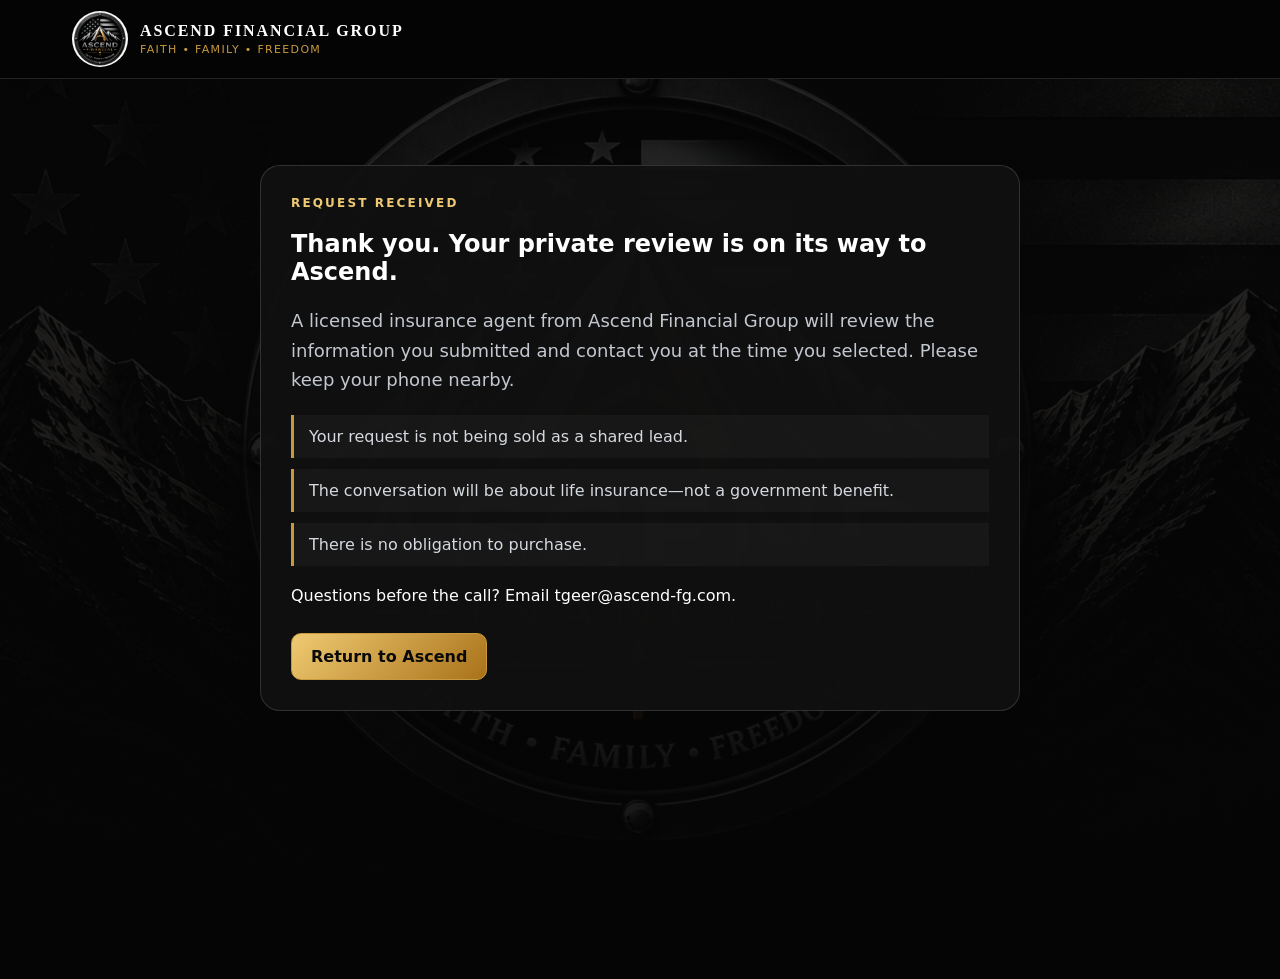
<file: protect-second-check/thank-you.html>
<!doctype html><html lang="en"><head><meta charset="utf-8"><meta name="viewport" content="width=device-width,initial-scale=1"><title>Request Received | Ascend Financial Group</title><link rel="stylesheet" href="/assets/site.css"><link rel="stylesheet" href="/protect-second-check/page.css"></head><body><nav class="nav"><div class="shell navin"><a class="identity" href="/"><img class="mark" src="/assets/ascend-logo.png" alt="Ascend Financial Group logo"><div><div class="brand">ASCEND FINANCIAL GROUP</div><div class="tag">FAITH • FAMILY • FREEDOM</div></div></a></div></nav><main class="portal"><div class="portalbox"><section class="portalcard"><div class="eyebrow">Request received</div><h1>Thank you. Your private review is on its way to Ascend.</h1><p class="lead darklead">A licensed insurance agent from Ascend Financial Group will review the information you submitted and contact you at the time you selected. Please keep your phone nearby.</p><div class="steps"><div>Your request is not being sold as a shared lead.</div><div>The conversation will be about life insurance—not a government benefit.</div><div>There is no obligation to purchase.</div></div><p>Questions before the call? Email <a href="mailto:tgeer@ascend-fg.com">tgeer@ascend-fg.com</a>.</p><div class="actions"><a class="button gold" href="/">Return to Ascend</a></div></section></div></main></body></html>
</file>
<file: assets/site.css>
:root{--black:#050505;--panel:#111;--silver:#d9dde3;--gold:#c99a3d;--cream:#f7f4ee;--muted:#aeb5c0;--line:#34373d}*{box-sizing:border-box}html{scroll-behavior:smooth}body{margin:0;font-family:Inter,system-ui,-apple-system,Segoe UI,sans-serif;background:var(--black);color:#fff}a{color:inherit;text-decoration:none}.shell{max-width:1180px;margin:auto;padding:0 22px}.nav{position:sticky;top:0;z-index:20;background:#050505ef;border-bottom:1px solid #ffffff20;backdrop-filter:blur(14px)}.navin{min-height:78px;display:flex;align-items:center;justify-content:space-between;gap:22px}.identity{display:flex;align-items:center;gap:12px}.mark{width:56px;height:56px;border-radius:50%;object-fit:cover;background:#fff}.brand{font-family:Georgia,serif;letter-spacing:.12em;font-weight:800}.tag{color:var(--gold);font-size:11px;letter-spacing:.12em;margin-top:3px}.links{display:flex;gap:18px;align-items:center;font-size:14px}.button{display:inline-flex;align-items:center;justify-content:center;border:1px solid var(--gold);border-radius:10px;padding:13px 19px;font-weight:800;background:transparent;color:#fff}.button.gold{background:linear-gradient(135deg,#efca72,#a97219);color:#090909}.button.silver{background:#f2f2f2;color:#111;border-color:#fff}.hero{position:relative;overflow:hidden;background:linear-gradient(90deg,#050505ee,#050505a8),url('/assets/ascend-brand-banner.jpg') center/cover}.hero:after{content:"";position:absolute;inset:auto 0 0;height:4px;background:linear-gradient(90deg,transparent,var(--gold),transparent)}.hero-grid{min-height:690px;padding:110px 0 100px;display:grid;grid-template-columns:1.25fr .75fr;align-items:center;gap:48px;position:relative;z-index:1}.eyebrow{color:#efca72;font-weight:900;font-size:12px;letter-spacing:.18em;text-transform:uppercase}.hero h1{font:800 clamp(46px,6.6vw,82px)/.98 Georgia,serif;margin:14px 0 24px;max-width:860px;text-shadow:0 4px 30px #000}.hero p{font-size:19px;line-height:1.65;color:#dde1e7;max-width:740px}.actions{display:flex;flex-wrap:wrap;gap:12px;margin-top:28px}.seal{width:min(100%,390px);aspect-ratio:1;border-radius:50%;object-fit:cover;filter:drop-shadow(0 18px 35px #000)}.section{padding:82px 0}.section.light{background:var(--cream);color:#141414}.section h2{font:800 clamp(34px,5vw,53px)/1.05 Georgia,serif;margin:9px 0 15px}.lead{max-width:850px;font-size:18px;line-height:1.65;color:#626875}.darklead{color:#c3c8d0}.grid3,.grid2{display:grid;gap:18px;margin-top:30px}.grid3{grid-template-columns:repeat(3,1fr)}.grid2{grid-template-columns:repeat(2,1fr)}.card{border:1px solid #ded9cf;background:#fff;border-radius:16px;padding:25px;color:#171717;box-shadow:0 16px 45px #0000000b}.darkcard{background:#111;border-color:#ffffff20;color:#fff}.card p{line-height:1.6;color:#666}.darkcard p{color:#b9c0ca}.card h3{font:800 24px Georgia,serif;margin:8px 0}.formwrap{max-width:830px}.form{background:#fff;color:#161616;border-radius:18px;padding:28px;border:1px solid #ddd;box-shadow:0 20px 60px #0002}.row{display:grid;grid-template-columns:1fr 1fr;gap:15px}.field{margin-bottom:15px}.field label{display:block;font-weight:800;font-size:14px;margin-bottom:7px}.field input,.field select,.field textarea{width:100%;border:1px solid #cbd0d7;border-radius:10px;padding:13px;font:inherit;background:#fff}.field textarea{min-height:110px}.check{display:flex;gap:10px;font-size:13px;line-height:1.5;color:#555}.check input{width:auto;margin-top:3px}.notice{display:none;padding:13px;border-radius:10px;margin:0 0 15px}.success{display:block;background:#eaf8ef;color:#14532d}.error{display:block;background:#fff1ee;color:#8c2d1c}.footer{border-top:1px solid #ffffff20;background:#050505}.footerin{padding:38px 0;display:flex;justify-content:space-between;gap:30px;flex-wrap:wrap;color:#b8bec7}.footer a{color:#e9c66e}.legal{font-size:12px;line-height:1.6;max-width:720px}.portal{min-height:100vh;background:linear-gradient(#050505d9,#050505ee),url('/assets/ascend-brand-banner.jpg') center/cover fixed}.portalbox{max-width:800px;margin:auto;padding:42px 20px}.portalcard{margin-top:44px;background:#111e;border:1px solid #ffffff24;border-radius:20px;padding:30px}.steps{counter-reset:step;display:grid;gap:11px;margin:20px 0}.steps div{border-left:3px solid var(--gold);background:#ffffff08;padding:12px 15px;color:#d5d9df}.small{font-size:13px;line-height:1.55;color:#9da5b0}@media(max-width:800px){.links a:not(.button){display:none}.hero-grid,.grid3,.grid2,.row{grid-template-columns:1fr}.hero-grid{padding:68px 0 72px;min-height:auto}.seal{max-width:270px;margin:auto}.navin{min-height:68px}.brand{font-size:13px}.mark{width:46px;height:46px}}
</file>
<file: protect-second-check/page.css>
.second-check-hero h1{font-size:clamp(42px,5.8vw,72px)}.second-check-hero .hero-grid{grid-template-columns:1.15fr .85fr}.second-check-hero .small a{color:#efca72}.agency-note{color:#efca72;font-size:11px;font-weight:900;letter-spacing:.12em}.example{padding:28px}.example p{display:flex;justify-content:space-between;gap:16px;margin:12px 0;color:#cfd5de}.example h3{margin-top:20px;color:#efca72}.example hr{border:0;border-top:1px solid #ffffff25}.gap-benefits{display:grid;grid-template-columns:repeat(3,1fr);gap:18px;margin-top:28px}.gap-benefits article{border:1px solid #ded9cf;border-radius:15px;padding:24px;background:#fff}.gap-benefits strong,.gap-benefits span{display:block}.gap-benefits strong{font:800 25px Georgia,serif}.gap-benefits span{margin-top:8px;color:#626875}.review-section{padding:84px 0;background:radial-gradient(circle at 15% 10%,#c99a3d22,transparent 26%),#070707}.review-grid{display:grid;grid-template-columns:.72fr 1.28fr;gap:42px;align-items:start}.review-grid>div{position:sticky;top:110px}.estimate-box{margin:5px 0 22px;border:1px solid #d2bd8a;border-radius:12px;padding:18px;background:#fff8e8}.estimate-box span,.estimate-box strong,.estimate-box small{display:block}.estimate-box span{color:#765315;font-size:12px;font-weight:900;text-transform:uppercase;letter-spacing:.1em}.estimate-box strong{margin:7px 0;color:#161616;font:800 29px Georgia,serif}.estimate-box small{color:#666}.trust-grid-second{display:grid;grid-template-columns:1fr 1fr;gap:40px}.trust-list{display:grid;gap:12px}.trust-list p{margin:0;border:1px solid #ded9cf;border-radius:13px;padding:18px;background:#fff}.trust-list strong,.trust-list span{display:block}.trust-list span{margin-top:4px;color:#626875}@media(max-width:820px){.second-check-hero .hero-grid,.review-grid,.trust-grid-second,.gap-benefits{grid-template-columns:1fr}.review-grid>div{position:static}.agency-note{display:none}.example p{display:block}.review-section{padding:60px 0}}
</file>
